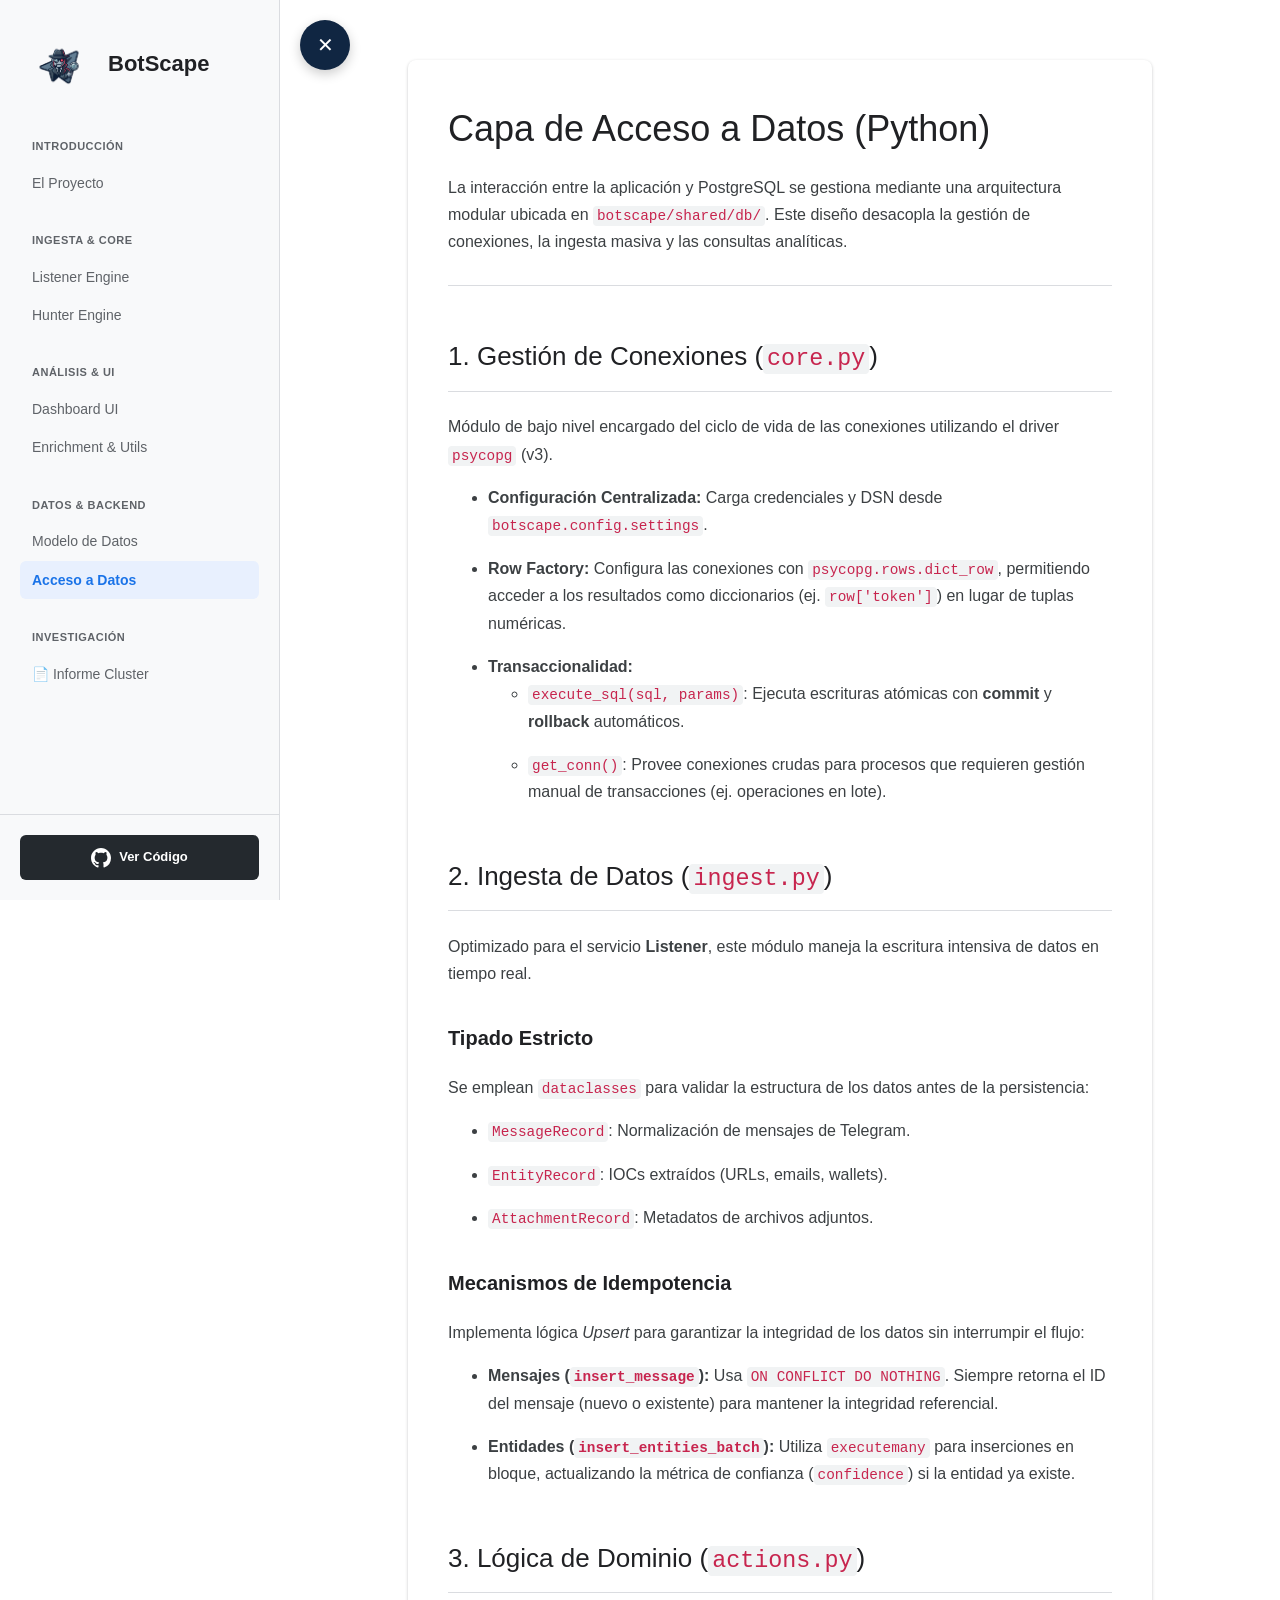
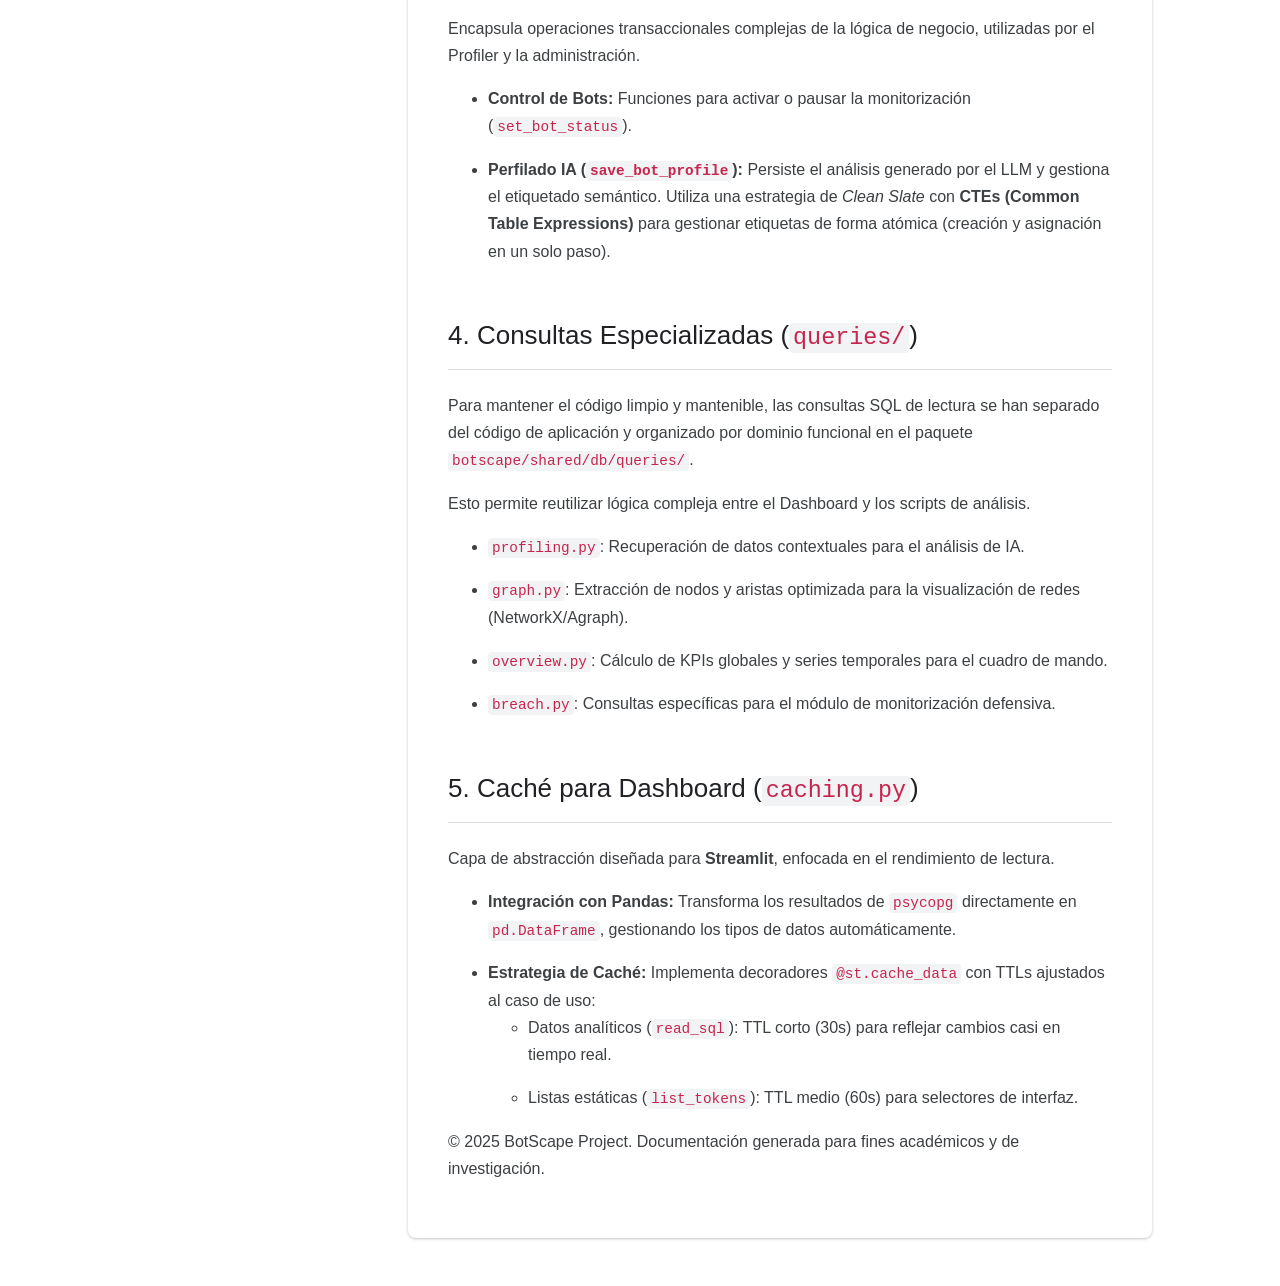
<file: docs/modules/data_access.html>
<!DOCTYPE html>
<html lang="es">
<head>
    <link rel="icon" href="../media/favicon.ico" type="image/x-icon">
    <meta charset="UTF-8">
    <meta name="viewport" content="width=device-width, initial-scale=1.0">
    <title>Python Data Layer | BotScape Docs</title>
    <link rel="stylesheet" href="../styles.css">

    <style>
        /* Estilos de Tarjeta (Base) */
        .doc-container {
            background: #ffffff;
            border-radius: 8px;
            box-shadow: 0 1px 3px 0 rgba(60,64,67,0.3);
            padding: 40px; 
            max-width: 1000px;
            margin: 0 auto;
        }

        /* Ajustes de tipografía para la tarjeta */
        h1 { margin-top: 0; }
        hr { border: 0; border-top: 1px solid #dadce0; margin: 30px 0; }

        /* Estilos para bloques de código y código inline */
        code {
            background-color: #f1f3f4;
            padding: 2px 4px;
            border-radius: 4px;
            font-family: monospace;
            font-size: 0.9em;
            color: #c7254e; /* Color rojizo estándar para código inline */
        }
        
        /* En caso de que se añadan bloques pre en el futuro */
        pre {
            background-color: #f5f5f5;
            border-radius: 4px;
            border: 1px solid #eee;
            padding: 15px;
            overflow-x: auto;
        }
    </style>
</head>
<body>

    <aside class="sidebar" id="sidebar-placeholder"></aside>

    <main class="main-content">
        <div class="doc-container">
            
            <h1>Capa de Acceso a Datos (Python)</h1>
            <p>
                La interacción entre la aplicación y PostgreSQL se gestiona mediante una arquitectura modular ubicada en <code>botscape/shared/db/</code>. 
                Este diseño desacopla la gestión de conexiones, la ingesta masiva y las consultas analíticas.
            </p>

            <hr>

            <h2>1. Gestión de Conexiones (<code>core.py</code>)</h2>
            <p>Módulo de bajo nivel encargado del ciclo de vida de las conexiones utilizando el driver <code>psycopg</code> (v3).</p>
            <ul>
                <li><strong>Configuración Centralizada:</strong> Carga credenciales y DSN desde <code>botscape.config.settings</code>.</li>
                <li><strong>Row Factory:</strong> Configura las conexiones con <code>psycopg.rows.dict_row</code>, permitiendo acceder a los resultados como diccionarios (ej. <code>row['token']</code>) en lugar de tuplas numéricas.</li>
                <li><strong>Transaccionalidad:</strong>
                    <ul>
                        <li><code>execute_sql(sql, params)</code>: Ejecuta escrituras atómicas con <strong>commit</strong> y <strong>rollback</strong> automáticos.</li>
                        <li><code>get_conn()</code>: Provee conexiones crudas para procesos que requieren gestión manual de transacciones (ej. operaciones en lote).</li>
                    </ul>
                </li>
            </ul>

            <h2>2. Ingesta de Datos (<code>ingest.py</code>)</h2>
            <p>Optimizado para el servicio <strong>Listener</strong>, este módulo maneja la escritura intensiva de datos en tiempo real.</p>

            <h3>Tipado Estricto</h3>
            <p>Se emplean <code>dataclasses</code> para validar la estructura de los datos antes de la persistencia:</p>
            <ul>
                <li><code>MessageRecord</code>: Normalización de mensajes de Telegram.</li>
                <li><code>EntityRecord</code>: IOCs extraídos (URLs, emails, wallets).</li>
                <li><code>AttachmentRecord</code>: Metadatos de archivos adjuntos.</li>
            </ul>

            <h3>Mecanismos de Idempotencia</h3>
            <p>Implementa lógica <em>Upsert</em> para garantizar la integridad de los datos sin interrumpir el flujo:</p>
            <ul>
                <li><strong>Mensajes (<code>insert_message</code>):</strong> Usa <code>ON CONFLICT DO NOTHING</code>. Siempre retorna el ID del mensaje (nuevo o existente) para mantener la integridad referencial.</li>
                <li><strong>Entidades (<code>insert_entities_batch</code>):</strong> Utiliza <code>executemany</code> para inserciones en bloque, actualizando la métrica de confianza (<code>confidence</code>) si la entidad ya existe.</li>
            </ul>

            <h2>3. Lógica de Dominio (<code>actions.py</code>)</h2>
            <p>Encapsula operaciones transaccionales complejas de la lógica de negocio, utilizadas por el Profiler y la administración.</p>
            <ul>
                <li><strong>Control de Bots:</strong> Funciones para activar o pausar la monitorización (<code>set_bot_status</code>).</li>
                <li><strong>Perfilado IA (<code>save_bot_profile</code>):</strong> 
                    Persiste el análisis generado por el LLM y gestiona el etiquetado semántico. Utiliza una estrategia de <em>Clean Slate</em> con <strong>CTEs (Common Table Expressions)</strong> para gestionar etiquetas de forma atómica (creación y asignación en un solo paso).
                </li>
            </ul>

            <h2>4. Consultas Especializadas (<code>queries/</code>)</h2>
            <p>
                Para mantener el código limpio y mantenible, las consultas SQL de lectura se han separado del código de aplicación y organizado por dominio funcional en el paquete <code>botscape/shared/db/queries/</code>.
            </p>
            <p>Esto permite reutilizar lógica compleja entre el Dashboard y los scripts de análisis.</p>
            <ul>
                <li><code>profiling.py</code>: Recuperación de datos contextuales para el análisis de IA.</li>
                <li><code>graph.py</code>: Extracción de nodos y aristas optimizada para la visualización de redes (NetworkX/Agraph).</li>
                <li><code>overview.py</code>: Cálculo de KPIs globales y series temporales para el cuadro de mando.</li>
                <li><code>breach.py</code>: Consultas específicas para el módulo de monitorización defensiva.</li>
            </ul>

            <h2>5. Caché para Dashboard (<code>caching.py</code>)</h2>
            <p>Capa de abstracción diseñada para <strong>Streamlit</strong>, enfocada en el rendimiento de lectura.</p>
            <ul>
                <li><strong>Integración con Pandas:</strong> Transforma los resultados de <code>psycopg</code> directamente en <code>pd.DataFrame</code>, gestionando los tipos de datos automáticamente.</li>
                <li><strong>Estrategia de Caché:</strong> Implementa decoradores <code>@st.cache_data</code> con TTLs ajustados al caso de uso:
                    <ul>
                        <li>Datos analíticos (<code>read_sql</code>): TTL corto (30s) para reflejar cambios casi en tiempo real.</li>
                        <li>Listas estáticas (<code>list_tokens</code>): TTL medio (60s) para selectores de interfaz.</li>
                    </ul>
                </li>
            </ul>

            <footer>
                <p>© 2025 BotScape Project. Documentación generada para fines académicos y de investigación.</p>
            </footer>

        </div>
        </main>

    <script src="../js/sidebar.js"></script>
    <script>
        renderSidebar('../');
    </script>
</body>
</html>
</file>
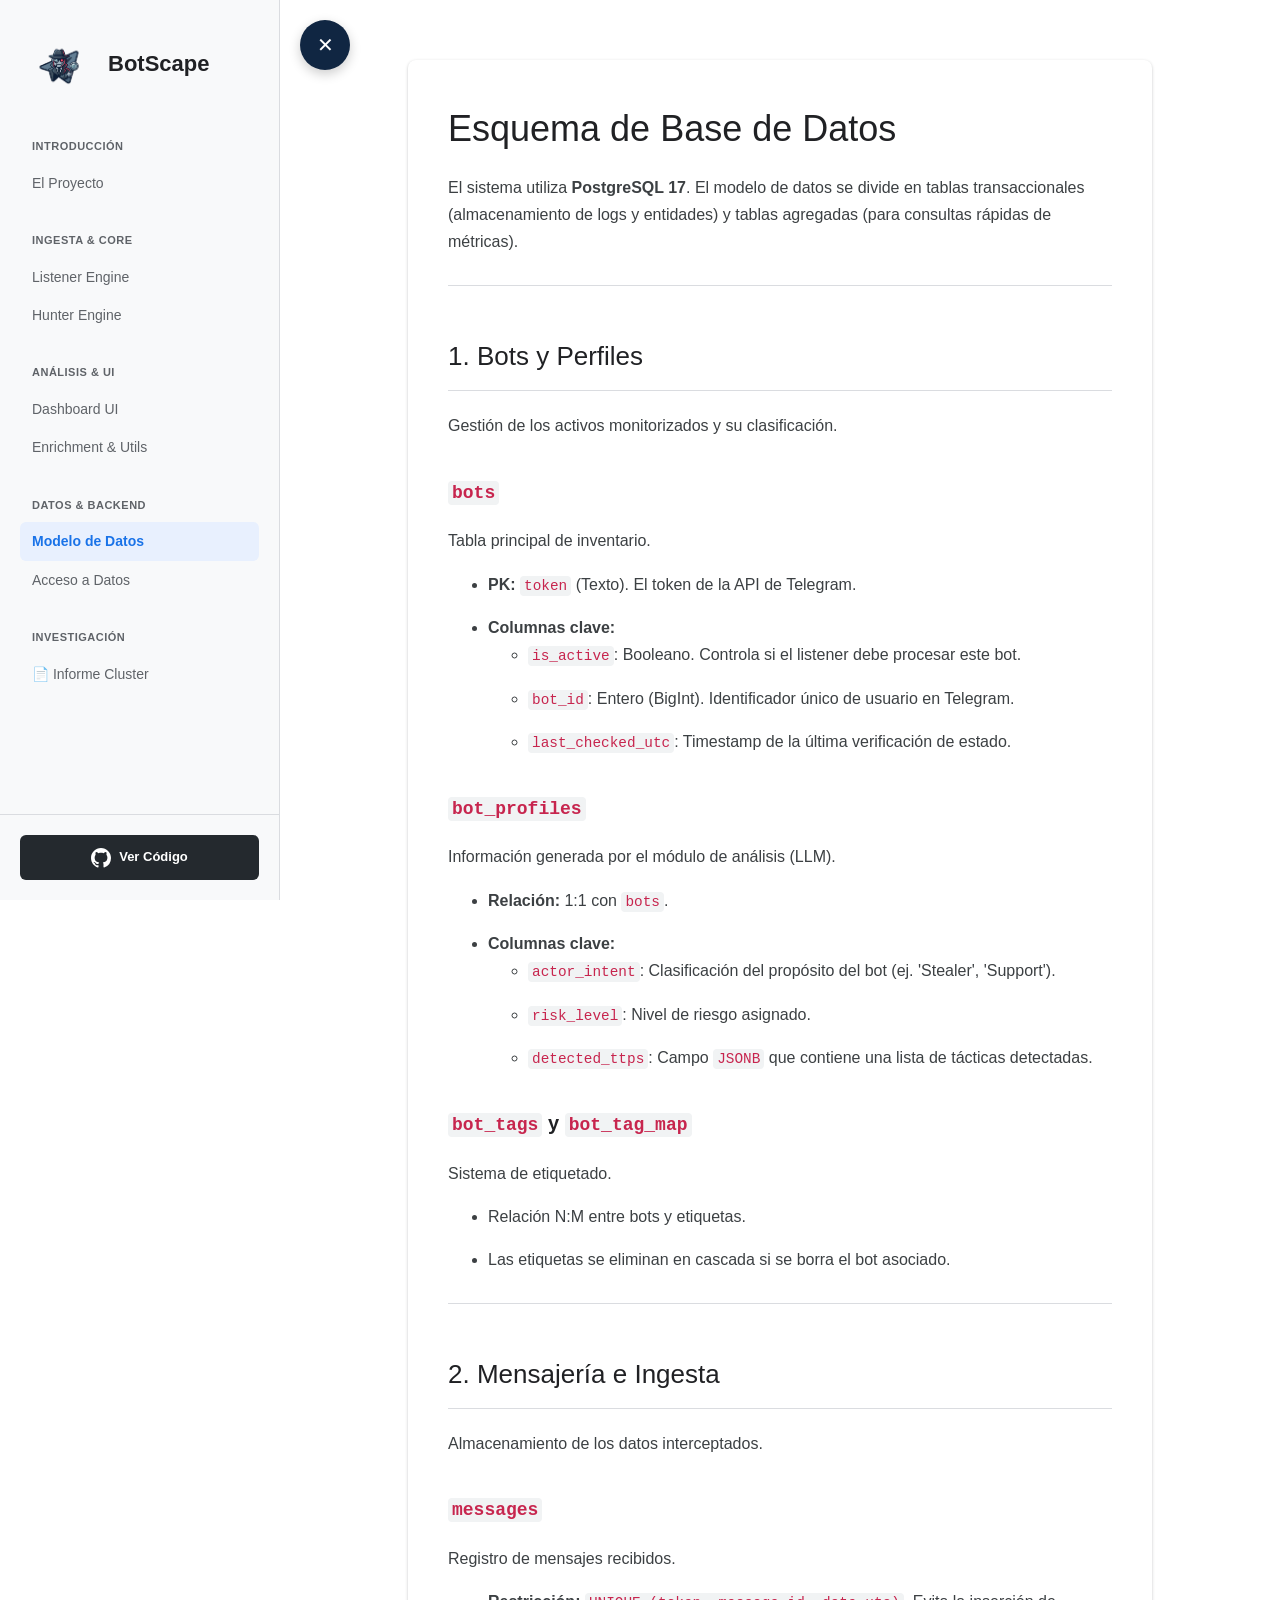
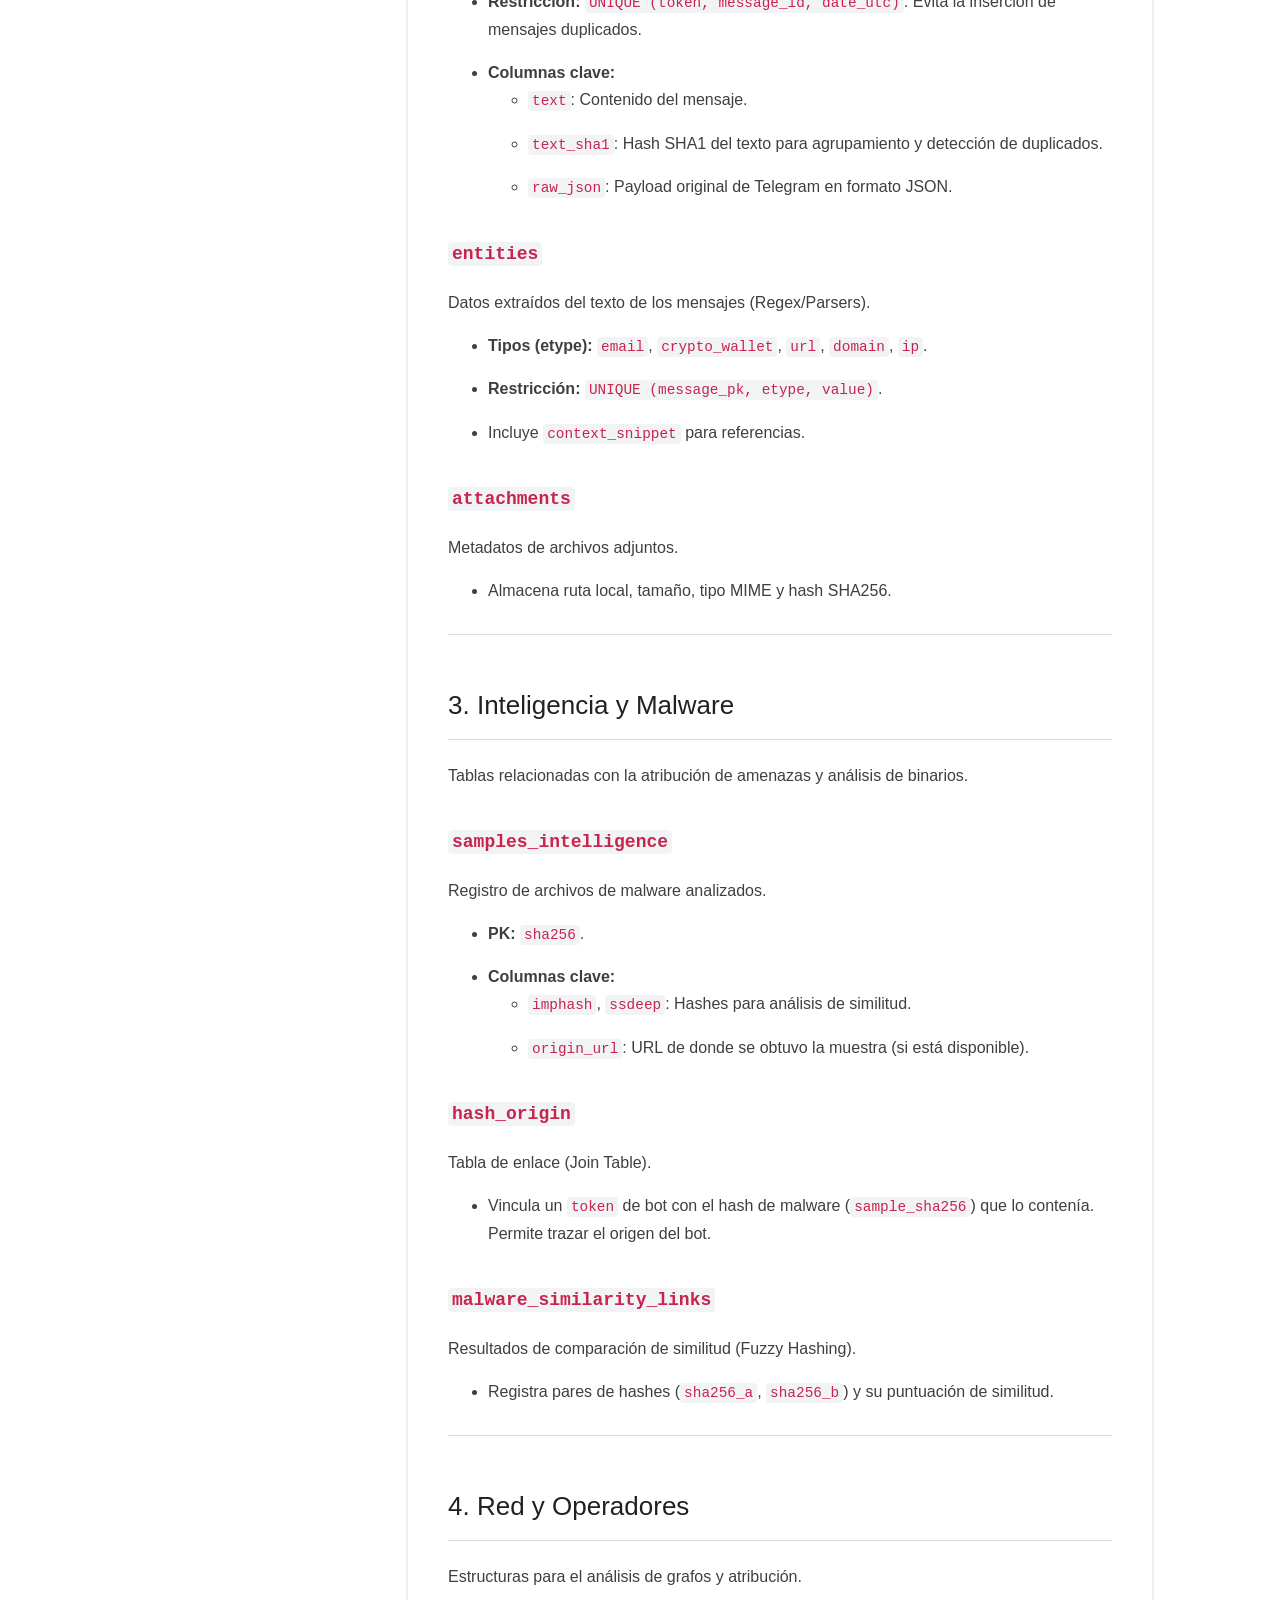
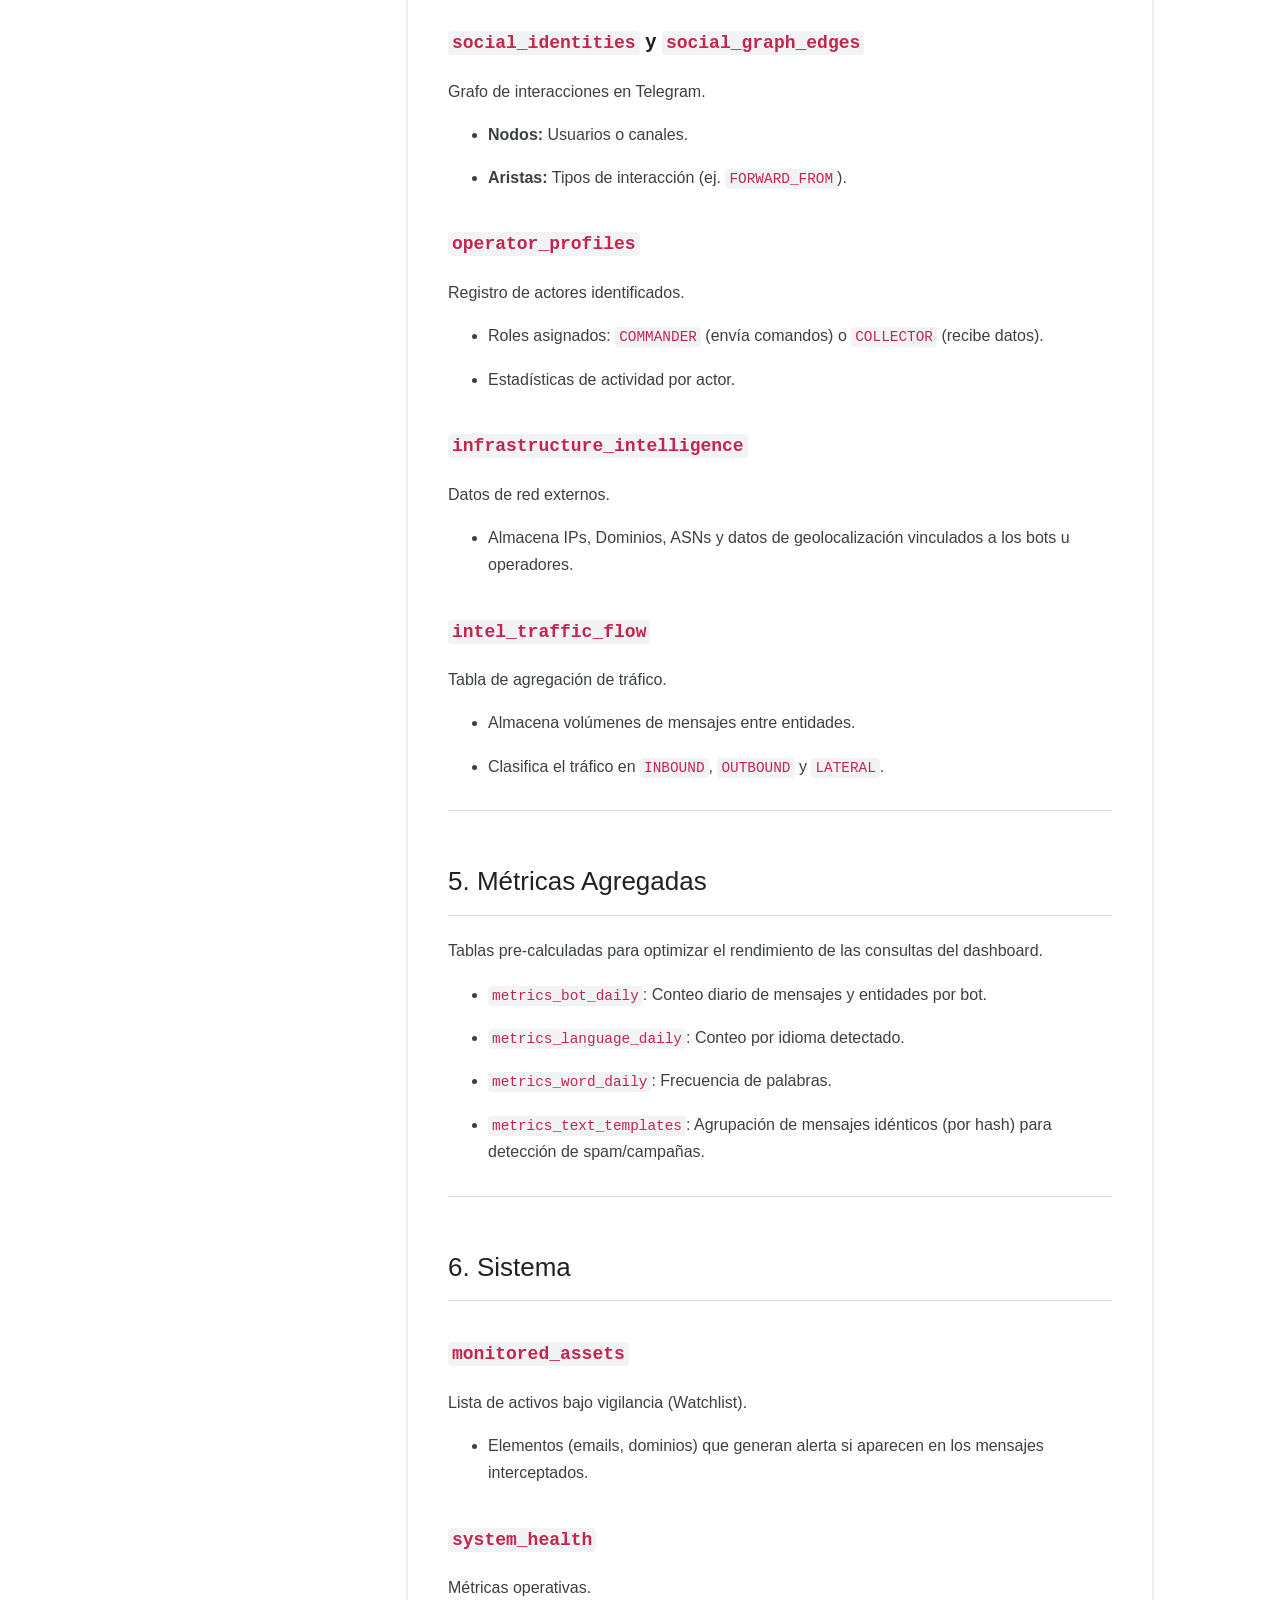
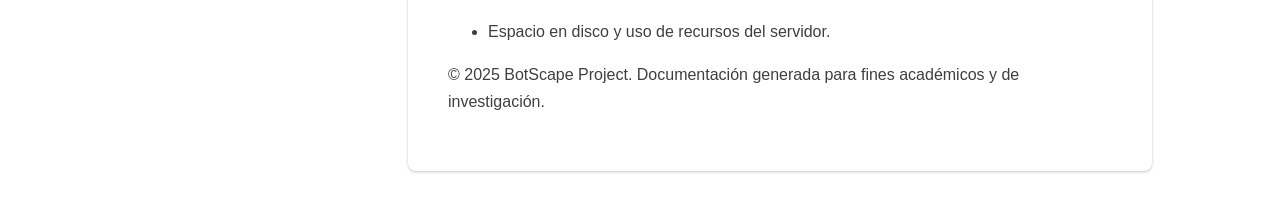
<file: docs/modules/database.html>
<!DOCTYPE html>
<html lang="es">
<head>
    <link rel="icon" href="../media/favicon.ico" type="image/x-icon">
    <meta charset="UTF-8">
    <meta name="viewport" content="width=device-width, initial-scale=1.0">
    <title>Database Schema | BotScape Docs</title>
    <link rel="stylesheet" href="../styles.css">

    <style>
        /* Estilos de Tarjeta (Base) */
        .doc-container {
            background: #ffffff;
            border-radius: 8px;
            box-shadow: 0 1px 3px 0 rgba(60,64,67,0.3);
            padding: 40px; 
            max-width: 1000px;
            margin: 0 auto;
        }

        /* Ajustes de tipografía para la tarjeta */
        h1 { margin-top: 0; }
        hr { border: 0; border-top: 1px solid #dadce0; margin: 30px 0; }

        /* Estilos para bloques de código y código inline */
        code {
            background-color: #f1f3f4;
            padding: 2px 4px;
            border-radius: 4px;
            font-family: monospace;
            font-size: 0.9em;
            color: #c7254e;
        }
    </style>
</head>
<body>

    <aside class="sidebar" id="sidebar-placeholder"></aside>

    <main class="main-content">
        <div class="doc-container">

            <h1>Esquema de Base de Datos</h1>
            <p>
                El sistema utiliza <strong>PostgreSQL 17</strong>. El modelo de datos se divide en tablas transaccionales (almacenamiento de logs y entidades) y tablas agregadas (para consultas rápidas de métricas).
            </p>

            <hr>

            <h2>1. Bots y Perfiles</h2>
            <p>Gestión de los activos monitorizados y su clasificación.</p>

            <h3><code>bots</code></h3>
            <p>Tabla principal de inventario.</p>
            <ul>
                <li><strong>PK:</strong> <code>token</code> (Texto). El token de la API de Telegram.</li>
                <li><strong>Columnas clave:</strong>
                    <ul>
                        <li><code>is_active</code>: Booleano. Controla si el listener debe procesar este bot.</li>
                        <li><code>bot_id</code>: Entero (BigInt). Identificador único de usuario en Telegram.</li>
                        <li><code>last_checked_utc</code>: Timestamp de la última verificación de estado.</li>
                    </ul>
                </li>
            </ul>

            <h3><code>bot_profiles</code></h3>
            <p>Información generada por el módulo de análisis (LLM).</p>
            <ul>
                <li><strong>Relación:</strong> 1:1 con <code>bots</code>.</li>
                <li><strong>Columnas clave:</strong>
                    <ul>
                        <li><code>actor_intent</code>: Clasificación del propósito del bot (ej. 'Stealer', 'Support').</li>
                        <li><code>risk_level</code>: Nivel de riesgo asignado.</li>
                        <li><code>detected_ttps</code>: Campo <code>JSONB</code> que contiene una lista de tácticas detectadas.</li>
                    </ul>
                </li>
            </ul>

            <h3><code>bot_tags</code> y <code>bot_tag_map</code></h3>
            <p>Sistema de etiquetado.</p>
            <ul>
                <li>Relación N:M entre bots y etiquetas.</li>
                <li>Las etiquetas se eliminan en cascada si se borra el bot asociado.</li>
            </ul>

            <hr>

            <h2>2. Mensajería e Ingesta</h2>
            <p>Almacenamiento de los datos interceptados.</p>

            <h3><code>messages</code></h3>
            <p>Registro de mensajes recibidos.</p>
            <ul>
                <li><strong>Restricción:</strong> <code>UNIQUE (token, message_id, date_utc)</code>. Evita la inserción de mensajes duplicados.</li>
                <li><strong>Columnas clave:</strong>
                    <ul>
                        <li><code>text</code>: Contenido del mensaje.</li>
                        <li><code>text_sha1</code>: Hash SHA1 del texto para agrupamiento y detección de duplicados.</li>
                        <li><code>raw_json</code>: Payload original de Telegram en formato JSON.</li>
                    </ul>
                </li>
            </ul>

            <h3><code>entities</code></h3>
            <p>Datos extraídos del texto de los mensajes (Regex/Parsers).</p>
            <ul>
                <li><strong>Tipos (etype):</strong> <code>email</code>, <code>crypto_wallet</code>, <code>url</code>, <code>domain</code>, <code>ip</code>.</li>
                <li><strong>Restricción:</strong> <code>UNIQUE (message_pk, etype, value)</code>.</li>
                <li>Incluye <code>context_snippet</code> para referencias.</li>
            </ul>

            <h3><code>attachments</code></h3>
            <p>Metadatos de archivos adjuntos.</p>
            <ul>
                <li>Almacena ruta local, tamaño, tipo MIME y hash SHA256.</li>
            </ul>

            <hr>

            <h2>3. Inteligencia y Malware</h2>
            <p>Tablas relacionadas con la atribución de amenazas y análisis de binarios.</p>

            <h3><code>samples_intelligence</code></h3>
            <p>Registro de archivos de malware analizados.</p>
            <ul>
                <li><strong>PK:</strong> <code>sha256</code>.</li>
                <li><strong>Columnas clave:</strong>
                    <ul>
                        <li><code>imphash</code>, <code>ssdeep</code>: Hashes para análisis de similitud.</li>
                        <li><code>origin_url</code>: URL de donde se obtuvo la muestra (si está disponible).</li>
                    </ul>
                </li>
            </ul>

            <h3><code>hash_origin</code></h3>
            <p>Tabla de enlace (Join Table).</p>
            <ul>
                <li>Vincula un <code>token</code> de bot con el hash de malware (<code>sample_sha256</code>) que lo contenía. Permite trazar el origen del bot.</li>
            </ul>

            <h3><code>malware_similarity_links</code></h3>
            <p>Resultados de comparación de similitud (Fuzzy Hashing).</p>
            <ul>
                <li>Registra pares de hashes (<code>sha256_a</code>, <code>sha256_b</code>) y su puntuación de similitud.</li>
            </ul>

            <hr>

            <h2>4. Red y Operadores</h2>
            <p>Estructuras para el análisis de grafos y atribución.</p>
            
            <h3><code>social_identities</code> y <code>social_graph_edges</code></h3>
            <p>Grafo de interacciones en Telegram.</p>
            <ul>
                <li><strong>Nodos:</strong> Usuarios o canales.</li>
                <li><strong>Aristas:</strong> Tipos de interacción (ej. <code>FORWARD_FROM</code>).</li>
            </ul>

            <h3><code>operator_profiles</code></h3>
            <p>Registro de actores identificados.</p>
            <ul>
                <li>Roles asignados: <code>COMMANDER</code> (envía comandos) o <code>COLLECTOR</code> (recibe datos).</li>
                <li>Estadísticas de actividad por actor.</li>
            </ul>

            <h3><code>infrastructure_intelligence</code></h3>
            <p>Datos de red externos.</p>
            <ul>
                <li>Almacena IPs, Dominios, ASNs y datos de geolocalización vinculados a los bots u operadores.</li>
            </ul>

            <h3><code>intel_traffic_flow</code></h3>
            <p>Tabla de agregación de tráfico.</p>
            <ul>
                <li>Almacena volúmenes de mensajes entre entidades.</li>
                <li>Clasifica el tráfico en <code>INBOUND</code>, <code>OUTBOUND</code> y <code>LATERAL</code>.</li>
            </ul>

            <hr>

            <h2>5. Métricas Agregadas</h2>
            <p>Tablas pre-calculadas para optimizar el rendimiento de las consultas del dashboard.</p>
            <ul>
                <li><code>metrics_bot_daily</code>: Conteo diario de mensajes y entidades por bot.</li>
                <li><code>metrics_language_daily</code>: Conteo por idioma detectado.</li>
                <li><code>metrics_word_daily</code>: Frecuencia de palabras.</li>
                <li><code>metrics_text_templates</code>: Agrupación de mensajes idénticos (por hash) para detección de spam/campañas.</li>
            </ul>

            <hr>

            <h2>6. Sistema</h2>
            
            <h3><code>monitored_assets</code></h3>
            <p>Lista de activos bajo vigilancia (Watchlist).</p>
            <ul>
                <li>Elementos (emails, dominios) que generan alerta si aparecen en los mensajes interceptados.</li>
            </ul>

            <h3><code>system_health</code></h3>
            <p>Métricas operativas.</p>
            <ul>
                <li>Espacio en disco y uso de recursos del servidor.</li>
            </ul>

            <footer>
                <p>© 2025 BotScape Project. Documentación generada para fines académicos y de investigación.</p>
            </footer>

        </div>
        </main>

    <script src="../js/sidebar.js"></script>
    <script>
        renderSidebar('../');
    </script>
</body>
</html>
</file>
<file: docs/styles.css>
:root {
    --primary-blue: #1a73e8;
    --sidebar-bg: #f8f9fa;
    --surface-white: #ffffff;
    --text-main: #202124;    
    --text-body: #3c4043;    
    --text-secondary: #5f6368; 
    --border-color: #dadce0;
    --code-bg: #f1f3f4;
    --accent-teal: #00796b;
    --sidebar-width: 280px;
}

body {
    font-family: 'Segoe UI', Roboto, Helvetica, Arial, sans-serif;
    background-color: var(--surface-white);
    color: var(--text-body);
    line-height: 1.6;
    margin: 0;
    display: flex;
    min-height: 100vh;
}

/* --- SIDEBAR (Barra Lateral con Sticky Footer) --- */
.sidebar {
    width: var(--sidebar-width);
    background-color: var(--sidebar-bg);
    border-right: 1px solid var(--border-color);
    position: fixed;
    height: 100vh;
    top: 0; 
    left: 0;
    z-index: 1000;
    display: flex;
    flex-direction: column;
    padding: 0;
    transition: transform 0.3s ease;
}

.sidebar.collapsed {
    transform: translateX(-100%);
}

.brand {
    padding: 30px 20px 20px 20px;
    flex-shrink: 0;
    font-size: 22px;
    font-weight: 600;
    color: var(--text-main);
    display: flex;
    align-items: center;
    gap: 12px;
}

.nav-content {
    flex: 1;
    overflow-y: auto;
    padding: 0 20px 20px 20px;
}

.nav-group { margin-bottom: 30px; }

.nav-title {
    font-size: 11px;
    text-transform: uppercase;
    color: var(--text-secondary);
    font-weight: 700;
    letter-spacing: 0.5px;
    margin-bottom: 8px;
    padding-left: 12px;
}

.nav-link {
    display: block;
    padding: 8px 12px;
    color: var(--text-secondary);
    text-decoration: none;
    font-size: 14px;
    border-radius: 6px;
    transition: all 0.2s;
}

.nav-link:hover, .nav-link.active {
    background-color: #e8f0fe;
    color: var(--primary-blue);
}

.nav-link.active { font-weight: 600; }

.sidebar-footer {
    padding: 20px;
    border-top: 1px solid var(--border-color);
    background-color: var(--sidebar-bg);
    flex-shrink: 0;
}

.github-btn {
    width: 100%;
    display: flex;
    align-items: center;
    justify-content: center;
    gap: 8px;
    background-color: #24292e;
    color: white !important;
    padding: 12px;
    border-radius: 6px;
    text-decoration: none;
    font-size: 13px;
    font-weight: 600;
    transition: background-color 0.2s;
    box-sizing: border-box;
}

.github-btn:hover { background-color: #000; }

/* --- BOTÓN TOGGLE HAMBURGUESA --- */
#sidebar-toggle {
    position: fixed;
    top: 20px;
    left: 20px;
    width: 50px;
    height: 50px;
    background: #102642;;
    color: white;
    border-radius: 50%;
    border: none;
    box-shadow: 0 4px 12px rgba(0,0,0,0.2);
    z-index: 1100;
    cursor: pointer;
    font-size: 20px;
    display: flex;
    align-items: center;
    justify-content: center;
    transition: all 0.3s ease;
}

#sidebar-toggle:hover {
    background: #0e2038;
    transform: scale(1.05);
}

/* Cuando el sidebar está visible, movemos el botón a la derecha del sidebar */
.sidebar:not(.collapsed) ~ * #sidebar-toggle,
body:not(.sidebar-collapsed) #sidebar-toggle {
    left: calc(var(--sidebar-width) + 20px);
}

/* --- MAIN CONTENT --- */
.main-content {
    margin-left: var(--sidebar-width); 
    padding: 60px max(60px, 10%); 
    width: 100%; 
    box-sizing: border-box;
    transition: margin-left 0.3s ease;
}

body.sidebar-collapsed .main-content {
    margin-left: 0;
}

.main-content p, .main-content li, .main-content h1, .main-content h2, .main-content h3 {
    max-width: 900px;
}

.chart-container, .media-container, .interactive-frame, .data-table {
    max-width: 1200px;
    width: 100%;
}

/* --- TYPOGRAPHY --- */
h1 { font-size: 36px; font-weight: 400; margin-bottom: 15px; color: var(--text-main); }
h2 { font-size: 26px; font-weight: 500; color: var(--text-main); margin-top: 50px; padding-bottom: 12px; border-bottom: 1px solid var(--border-color); }
h3 { font-size: 20px; font-weight: 600; margin-top: 35px; color: var(--text-main); }
p, li { color: var(--text-body); font-size: 16px; margin-bottom: 16px; line-height: 1.7; }

/* --- COMPONENTS --- */
code { background-color: var(--code-bg); padding: 2px 6px; border-radius: 4px; font-family: 'Consolas', monospace; font-size: 13px; color: #c5221f; }
pre { background-color: #2d2d2d; color: #f8f8f2; padding: 20px; border-radius: 8px; overflow-x: auto; font-size: 13px; max-width: 1000px; }
.note-box { background-color: #fff8e1; border-left: 4px solid #fbc02d; padding: 20px; border-radius: 4px; margin: 30px 0; color: #5d4037; max-width: 900px; }
.media-container { background: #ffffff; border: 1px solid var(--border-color); border-radius: 8px; padding: 15px; text-align: center; margin: 35px 0; box-shadow: 0 4px 10px rgba(0,0,0,0.05); }
.caption { font-size: 13px; color: var(--text-secondary); margin-top: 10px; font-style: italic; }

.link-card { display: block; background: white; border: 1px solid var(--border-color); padding: 25px; border-radius: 8px; text-decoration: none; transition: transform 0.2s, box-shadow 0.2s; margin-bottom: 20px; max-width: 900px; }
.link-card:hover { transform: translateY(-2px); box-shadow: 0 6px 15px rgba(0,0,0,0.08); border-color: var(--primary-blue); }
.lc-title { font-weight: 600; font-size: 17px; color: var(--primary-blue); }

/* --- REPORTE & STATS --- */
.meta-header { display: flex; justify-content: space-between; align-items: flex-end; margin-bottom: 40px; border-bottom: 1px solid var(--border-color); padding-bottom: 20px; max-width: 1200px; }
.tlp-badge { background-color: #fce8e6; color: #c5221f; padding: 4px 12px; border-radius: 16px; font-weight: 600; font-size: 12px; }
.stats-row { display: grid; grid-template-columns: repeat(auto-fit, minmax(200px, 1fr)); gap: 20px; margin: 30px 0; max-width: 1200px; }
.stat-box { background: #ffffff; border: 1px solid var(--border-color); padding: 20px; border-radius: 8px; text-align: center; box-shadow: 0 2px 5px rgba(0,0,0,0.05); }
.stat-val { font-size: 28px; font-weight: 600; color: var(--primary-blue); display: block; }
.interactive-frame { border: none; background: #050505; width: 100%; height: 800px; border-radius: 8px; }

/* --- AJUSTES RESPONSIVE --- */
@media (max-width: 1024px) {
    .main-content {
        padding: 40px 20px;
    }
    .meta-header {
        flex-direction: column;
        align-items: flex-start;
        gap: 20px;
    }
}

@media (max-width: 600px) {
    h1 { font-size: 28px; }
    h2 { font-size: 22px; }
    .stat-val { font-size: 22px; }
    .interactive-frame { height: 500px; }
}
</file>
